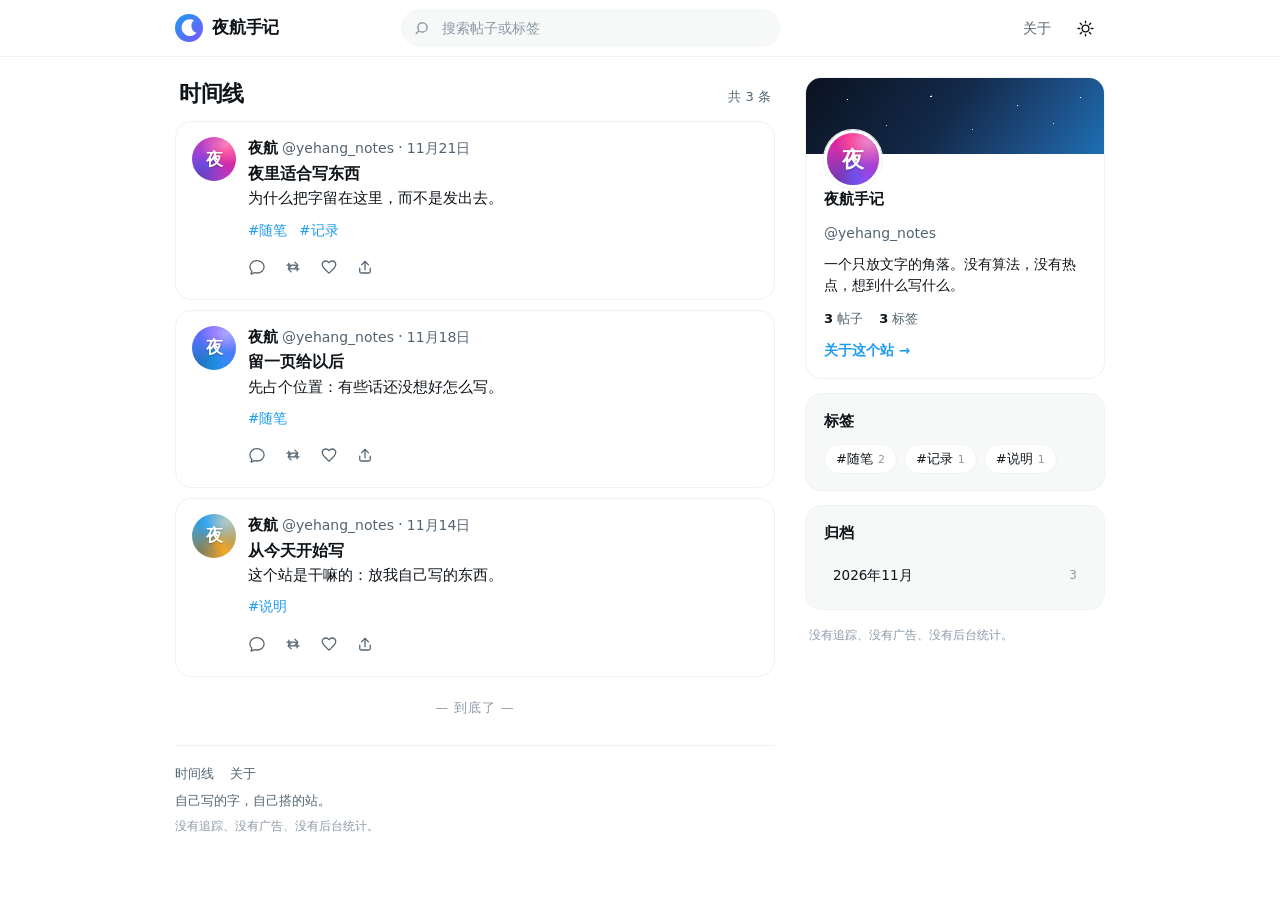
<file: index.html>
<!doctype html>
<html lang="zh-CN" data-theme="light">
<head>
<meta charset="utf-8">
<meta name="viewport" content="width=device-width, initial-scale=1">
<title>夜航手记</title>
<meta name="description" content="一个只放文字的静态博客：时间线式阅读，没有算法推荐，也不写私人信息。">
<meta name="color-scheme" content="light dark">
<meta name="theme-color" content="#ffffff" id="themeColor">
<meta property="og:title" content="夜航手记">
<meta property="og:description" content="一个只放文字的静态博客：时间线式阅读，没有算法推荐，也不写私人信息。">
<meta property="og:type" content="website">
<link rel="icon" href="data:image/svg+xml,%3Csvg%20xmlns='http://www.w3.org/2000/svg'%20viewBox='0%200%2064%2064'%3E%3Crect%20width='64'%20height='64'%20rx='16'%20fill='%230f1419'/%3E%3Cpath%20d='M41%2010a22%2022%200%201%200%2013%2031A18%2018%200%200%201%2041%2010z'%20fill='%231d9bf0'/%3E%3C/svg%3E">
<link rel="stylesheet" href="assets/style.css">
<script>(function(){try{var t=localStorage.getItem("theme");if(t==="dark"||(!t&&window.matchMedia&&window.matchMedia("(prefers-color-scheme: dark)").matches)){document.documentElement.setAttribute("data-theme","dark");var m=document.getElementById("themeColor");if(m)m.setAttribute("content","#000000");}}catch(e){}})();</script>
</head>
<body>
<header class="topbar">
  <div class="topbar-inner">
    
    <a class="brand" href="index.html" aria-label="夜航手记 时间线">
      <svg class="brand-mark" viewBox="0 0 32 32" aria-hidden="true"><defs><linearGradient id="bm" x1="0" y1="0" x2="1" y2="1"><stop offset="0" stop-color="#1d9bf0"/><stop offset="1" stop-color="#7856ff"/></linearGradient></defs><circle cx="16" cy="16" r="16" fill="url(#bm)"/><path d="M21.7 7.2a9.6 9.6 0 1 0 2.9 14.3A8.3 8.3 0 0 1 21.7 7.2z" fill="#fff"/></svg>
      <span class="brand-name">夜航手记</span>
    </a>
    <div class="search" role="search">
  <svg class="search-icon" viewBox="0 0 24 24" aria-hidden="true"><path d="M10.5 3a7.5 7.5 0 1 1-4.7 13.35l-3.32 3.32a1 1 0 1 1-1.42-1.42l3.32-3.32A7.5 7.5 0 0 1 10.5 3zm0 2a5.5 5.5 0 1 0 0 11 5.5 5.5 0 0 0 0-11z" fill="currentColor"/></svg>
  <input id="q" type="search" placeholder="搜索帖子或标签" autocomplete="off" enterkeyhint="search" aria-label="搜索帖子">
  <button class="qclear" id="qclear" type="button" aria-label="清空搜索" title="清空搜索" hidden><svg viewBox="0 0 24 24" aria-hidden="true"><path d="M6 6l12 12M18 6 6 18" fill="none" stroke="currentColor" stroke-width="2.2" stroke-linecap="round"/></svg></button>
</div>
    <div class="topbar-actions">
      <a class="ghost-link" href="about.html">关于</a>
      <button class="icon-btn theme-btn" id="themeBtn" type="button" aria-label="切换深浅色" title="切换深浅色" aria-pressed="false">
        <svg class="ic-sun" viewBox="0 0 24 24" aria-hidden="true"><circle cx="12" cy="12" r="4.3" fill="none" stroke="currentColor" stroke-width="1.7"/><path d="M12 2.6v2.2M12 19.2v2.2M2.6 12h2.2M19.2 12h2.2M5.4 5.4l1.6 1.6M17 17l1.6 1.6M18.6 5.4 17 7M7 17l-1.6 1.6" fill="none" stroke="currentColor" stroke-width="1.7" stroke-linecap="round"/></svg>
        <svg class="ic-moon" viewBox="0 0 24 24" aria-hidden="true"><path d="M20.4 14.2A8.6 8.6 0 0 1 9.8 3.6a8.6 8.6 0 1 0 10.6 10.6z" fill="none" stroke="currentColor" stroke-width="1.7" stroke-linejoin="round"/></svg>
      </button>
    </div>
  </div>
</header>
<div class="page">
  <main class="timeline" id="main">
    <div class="timeline-head">
      <h1>时间线</h1>
      <span class="count" id="count">共 3 条</span>
    </div>
    <div class="filter-bar" id="filterBar" hidden>
      <span id="filterText">筛选</span>
      <button class="filter-clear" id="clearFilter" type="button">清除筛选</button>
    </div>
    <div class="feed" id="feed">
<article class="post-card" data-search="夜里适合写东西 为什么把字留在这里，而不是发出去。 2026-11-21 随笔 记录 夜里安静，写东西不用解释给谁听。 把字放在这里，不是为了被看见，只是想让它们有个地方待着。 一点想法 写得慢没关系，写完就好 不用追热点，热点会自己过去 留白也是一种内容 如果哪天你路过这里，随便看看就好。" data-date="2026-11-21">
  <div class="avatar" style="--av-a:#7856ff;--av-b:#f91880;--av-r:234deg" aria-hidden="true"><span>夜</span></div>
  <div class="pc-main">
    <div class="pc-head">
      <a class="pc-name" href="post/night-notes.html">夜航</a>
      <span class="pc-handle">@yehang_notes</span>
      <span class="pc-sep" aria-hidden="true">·</span>
      <time class="pc-time" datetime="2026-11-21" title="2026年11月21日">11月21日</time>
    </div>
    <a class="pc-link" href="post/night-notes.html">
      <h2 class="pc-title">夜里适合写东西</h2>
      <p class="pc-text">为什么把字留在这里，而不是发出去。</p>
      
    </a>
    <div class="pc-tags"><button class="tag" type="button" data-tag="随笔">#随笔</button><button class="tag" type="button" data-tag="记录">#记录</button></div>
    <div class="pc-actions" role="group" aria-label="互动（仅展示）">
      <button class="act act-reply" type="button" aria-label="回复（仅展示）" title="回复（仅展示）"><svg viewBox="0 0 24 24" aria-hidden="true"><path d="M12 3.5c5.2 0 9.5 3.7 9.5 8.2 0 4.6-4.3 8.3-9.5 8.3-1.1 0-2.2-.1-3.2-.4L4 21.5l1.1-3.8C3.6 16.2 2.5 14.1 2.5 11.7c0-4.5 4.3-8.2 9.5-8.2z" fill="none" stroke="currentColor" stroke-width="1.7" stroke-linejoin="round"/></svg></button>
      <button class="act act-repost" type="button" aria-label="转发（仅展示）" title="转发（仅展示）"><svg viewBox="0 0 24 24" aria-hidden="true"><path d="M4 9.5h10.5a3 3 0 0 1 3 3V17" fill="none" stroke="currentColor" stroke-width="1.7" stroke-linecap="round" stroke-linejoin="round"/><path d="M14.5 5.5 18.5 9.5 14.5 13.5" fill="none" stroke="currentColor" stroke-width="1.7" stroke-linecap="round" stroke-linejoin="round"/><path d="M20 14.5H9.5a3 3 0 0 1-3-3V7" fill="none" stroke="currentColor" stroke-width="1.7" stroke-linecap="round" stroke-linejoin="round"/><path d="M9.5 18.5 5.5 14.5 9.5 10.5" fill="none" stroke="currentColor" stroke-width="1.7" stroke-linecap="round" stroke-linejoin="round"/></svg></button>
      <button class="act act-like" type="button" aria-label="喜欢（仅展示）" title="喜欢（仅展示）" aria-pressed="false"><svg viewBox="0 0 24 24" aria-hidden="true"><path d="M12 20.2 10.7 19C6.2 15 3 12.2 3 8.8 3 6.2 5.1 4 7.7 4c1.6 0 3.1.8 4.3 2.2C13.2 4.8 14.7 4 16.3 4 18.9 4 21 6.2 21 8.8c0 3.4-3.2 6.2-7.7 10.2L12 20.2z" fill="none" stroke="currentColor" stroke-width="1.7" stroke-linejoin="round"/></svg></button>
      <button class="act act-share" type="button" aria-label="复制链接" title="复制链接" data-href="post/night-notes.html"><svg viewBox="0 0 24 24" aria-hidden="true"><path d="M12 15.5V4.5" fill="none" stroke="currentColor" stroke-width="1.7" stroke-linecap="round"/><path d="M7.5 9 12 4.5 16.5 9" fill="none" stroke="currentColor" stroke-width="1.7" stroke-linecap="round" stroke-linejoin="round"/><path d="M5 13.5v4.5A2 2 0 0 0 7 20h10a2 2 0 0 0 2-2v-4.5" fill="none" stroke="currentColor" stroke-width="1.7" stroke-linecap="round"/></svg></button>
    </div>
  </div>
</article>
<article class="post-card" data-search="留一页给以后 先占个位置：有些话还没想好怎么写。 2026-11-18 随笔 这一页先空着。 有些东西还没想好怎么写，就先占个位置。等哪天夜里想到合适的句子，再回来补上。 不着急。写东西这件事，慢一点也没关系。 待写 一段关于「耐心」的笔记 一篇没有结论的观察 一次读书摘抄的整理" data-date="2026-11-18">
  <div class="avatar" style="--av-a:#1d9bf0;--av-b:#7856ff;--av-r:188deg" aria-hidden="true"><span>夜</span></div>
  <div class="pc-main">
    <div class="pc-head">
      <a class="pc-name" href="post/blank-page.html">夜航</a>
      <span class="pc-handle">@yehang_notes</span>
      <span class="pc-sep" aria-hidden="true">·</span>
      <time class="pc-time" datetime="2026-11-18" title="2026年11月18日">11月18日</time>
    </div>
    <a class="pc-link" href="post/blank-page.html">
      <h2 class="pc-title">留一页给以后</h2>
      <p class="pc-text">先占个位置：有些话还没想好怎么写。</p>
      
    </a>
    <div class="pc-tags"><button class="tag" type="button" data-tag="随笔">#随笔</button></div>
    <div class="pc-actions" role="group" aria-label="互动（仅展示）">
      <button class="act act-reply" type="button" aria-label="回复（仅展示）" title="回复（仅展示）"><svg viewBox="0 0 24 24" aria-hidden="true"><path d="M12 3.5c5.2 0 9.5 3.7 9.5 8.2 0 4.6-4.3 8.3-9.5 8.3-1.1 0-2.2-.1-3.2-.4L4 21.5l1.1-3.8C3.6 16.2 2.5 14.1 2.5 11.7c0-4.5 4.3-8.2 9.5-8.2z" fill="none" stroke="currentColor" stroke-width="1.7" stroke-linejoin="round"/></svg></button>
      <button class="act act-repost" type="button" aria-label="转发（仅展示）" title="转发（仅展示）"><svg viewBox="0 0 24 24" aria-hidden="true"><path d="M4 9.5h10.5a3 3 0 0 1 3 3V17" fill="none" stroke="currentColor" stroke-width="1.7" stroke-linecap="round" stroke-linejoin="round"/><path d="M14.5 5.5 18.5 9.5 14.5 13.5" fill="none" stroke="currentColor" stroke-width="1.7" stroke-linecap="round" stroke-linejoin="round"/><path d="M20 14.5H9.5a3 3 0 0 1-3-3V7" fill="none" stroke="currentColor" stroke-width="1.7" stroke-linecap="round" stroke-linejoin="round"/><path d="M9.5 18.5 5.5 14.5 9.5 10.5" fill="none" stroke="currentColor" stroke-width="1.7" stroke-linecap="round" stroke-linejoin="round"/></svg></button>
      <button class="act act-like" type="button" aria-label="喜欢（仅展示）" title="喜欢（仅展示）" aria-pressed="false"><svg viewBox="0 0 24 24" aria-hidden="true"><path d="M12 20.2 10.7 19C6.2 15 3 12.2 3 8.8 3 6.2 5.1 4 7.7 4c1.6 0 3.1.8 4.3 2.2C13.2 4.8 14.7 4 16.3 4 18.9 4 21 6.2 21 8.8c0 3.4-3.2 6.2-7.7 10.2L12 20.2z" fill="none" stroke="currentColor" stroke-width="1.7" stroke-linejoin="round"/></svg></button>
      <button class="act act-share" type="button" aria-label="复制链接" title="复制链接" data-href="post/blank-page.html"><svg viewBox="0 0 24 24" aria-hidden="true"><path d="M12 15.5V4.5" fill="none" stroke="currentColor" stroke-width="1.7" stroke-linecap="round"/><path d="M7.5 9 12 4.5 16.5 9" fill="none" stroke="currentColor" stroke-width="1.7" stroke-linecap="round" stroke-linejoin="round"/><path d="M5 13.5v4.5A2 2 0 0 0 7 20h10a2 2 0 0 0 2-2v-4.5" fill="none" stroke="currentColor" stroke-width="1.7" stroke-linecap="round"/></svg></button>
    </div>
  </div>
</article>
<article class="post-card" data-search="从今天开始写 这个站是干嘛的：放我自己写的东西。 2026-11-14 说明 这个站放我自己写的东西：想到的、看到的、留在心里的。 不分长短，也不用凑字数——想写就写，写完就发。 会写什么 读到的一句值得记下的话 路上看到的一点东西 折腾事情时的记录 没有结论的思考 不会写什么 不抄、不搬运、不放别人的东西。私人信息一律不写进来。 这里没有评论区，也没有私信。看完就走，挺好。" data-date="2026-11-14">
  <div class="avatar" style="--av-a:#1d9bf0;--av-b:#f5a524;--av-r:329deg" aria-hidden="true"><span>夜</span></div>
  <div class="pc-main">
    <div class="pc-head">
      <a class="pc-name" href="post/hello.html">夜航</a>
      <span class="pc-handle">@yehang_notes</span>
      <span class="pc-sep" aria-hidden="true">·</span>
      <time class="pc-time" datetime="2026-11-14" title="2026年11月14日">11月14日</time>
    </div>
    <a class="pc-link" href="post/hello.html">
      <h2 class="pc-title">从今天开始写</h2>
      <p class="pc-text">这个站是干嘛的：放我自己写的东西。</p>
      
    </a>
    <div class="pc-tags"><button class="tag" type="button" data-tag="说明">#说明</button></div>
    <div class="pc-actions" role="group" aria-label="互动（仅展示）">
      <button class="act act-reply" type="button" aria-label="回复（仅展示）" title="回复（仅展示）"><svg viewBox="0 0 24 24" aria-hidden="true"><path d="M12 3.5c5.2 0 9.5 3.7 9.5 8.2 0 4.6-4.3 8.3-9.5 8.3-1.1 0-2.2-.1-3.2-.4L4 21.5l1.1-3.8C3.6 16.2 2.5 14.1 2.5 11.7c0-4.5 4.3-8.2 9.5-8.2z" fill="none" stroke="currentColor" stroke-width="1.7" stroke-linejoin="round"/></svg></button>
      <button class="act act-repost" type="button" aria-label="转发（仅展示）" title="转发（仅展示）"><svg viewBox="0 0 24 24" aria-hidden="true"><path d="M4 9.5h10.5a3 3 0 0 1 3 3V17" fill="none" stroke="currentColor" stroke-width="1.7" stroke-linecap="round" stroke-linejoin="round"/><path d="M14.5 5.5 18.5 9.5 14.5 13.5" fill="none" stroke="currentColor" stroke-width="1.7" stroke-linecap="round" stroke-linejoin="round"/><path d="M20 14.5H9.5a3 3 0 0 1-3-3V7" fill="none" stroke="currentColor" stroke-width="1.7" stroke-linecap="round" stroke-linejoin="round"/><path d="M9.5 18.5 5.5 14.5 9.5 10.5" fill="none" stroke="currentColor" stroke-width="1.7" stroke-linecap="round" stroke-linejoin="round"/></svg></button>
      <button class="act act-like" type="button" aria-label="喜欢（仅展示）" title="喜欢（仅展示）" aria-pressed="false"><svg viewBox="0 0 24 24" aria-hidden="true"><path d="M12 20.2 10.7 19C6.2 15 3 12.2 3 8.8 3 6.2 5.1 4 7.7 4c1.6 0 3.1.8 4.3 2.2C13.2 4.8 14.7 4 16.3 4 18.9 4 21 6.2 21 8.8c0 3.4-3.2 6.2-7.7 10.2L12 20.2z" fill="none" stroke="currentColor" stroke-width="1.7" stroke-linejoin="round"/></svg></button>
      <button class="act act-share" type="button" aria-label="复制链接" title="复制链接" data-href="post/hello.html"><svg viewBox="0 0 24 24" aria-hidden="true"><path d="M12 15.5V4.5" fill="none" stroke="currentColor" stroke-width="1.7" stroke-linecap="round"/><path d="M7.5 9 12 4.5 16.5 9" fill="none" stroke="currentColor" stroke-width="1.7" stroke-linecap="round" stroke-linejoin="round"/><path d="M5 13.5v4.5A2 2 0 0 0 7 20h10a2 2 0 0 0 2-2v-4.5" fill="none" stroke="currentColor" stroke-width="1.7" stroke-linecap="round"/></svg></button>
    </div>
  </div>
</article>
    </div>
    <div class="empty" id="empty" hidden>
      <span class="empty-ico" aria-hidden="true">✦</span>
      <span id="emptyText">没有找到匹配的帖子。</span>
    </div>
    <p class="feed-end">— 到底了 —</p>
    <footer class="site-foot">
  <nav><a href="index.html">时间线</a><a href="about.html">关于</a></nav>
  <p>自己写的字，自己搭的站。</p>
  <p class="foot-fine">没有追踪、没有广告、没有后台统计。</p>
</footer>
  </main>
  <aside class="sidebar" aria-label="站点侧栏">
  <section class="side-card profile-card">
    <div class="profile-banner" aria-hidden="true"></div>
    <div class="profile-body">
      <div class="avatar avatar-xl" style="--av-a:#7856ff;--av-b:#f91880;--av-r:176deg" aria-hidden="true"><span>夜</span></div>
      <h2 class="p-name">夜航手记</h2>
      <div class="p-handle">@yehang_notes</div>
      <p class="p-bio">一个只放文字的角落。没有算法，没有热点，想到什么写什么。</p>
      <div class="p-stats"><span><b>3</b> 帖子</span><span><b>3</b> 标签</span></div>
      <a class="side-link" href="about.html">关于这个站 →</a>
    </div>
  </section>
  <section class="side-card">
    <h2>标签</h2>
    <div class="tagcloud"><button class="tag-chip" type="button" data-side-tag="随笔">#随笔<span class="n">2</span></button><button class="tag-chip" type="button" data-side-tag="记录">#记录<span class="n">1</span></button><button class="tag-chip" type="button" data-side-tag="说明">#说明<span class="n">1</span></button></div>
  </section>
  <section class="side-card">
    <h2>归档</h2>
    <ul class="archive"><li><button type="button" data-side-month="2026-11"><span>2026年11月</span><span class="n">3</span></button></li></ul>
  </section>
  <p class="side-foot">没有追踪、没有广告、没有后台统计。</p>
</aside>
</div>
<div class="toast" id="toast" role="status" aria-live="polite"></div>
<script src="assets/app.js" defer></script>
</body>
</html>
</file>
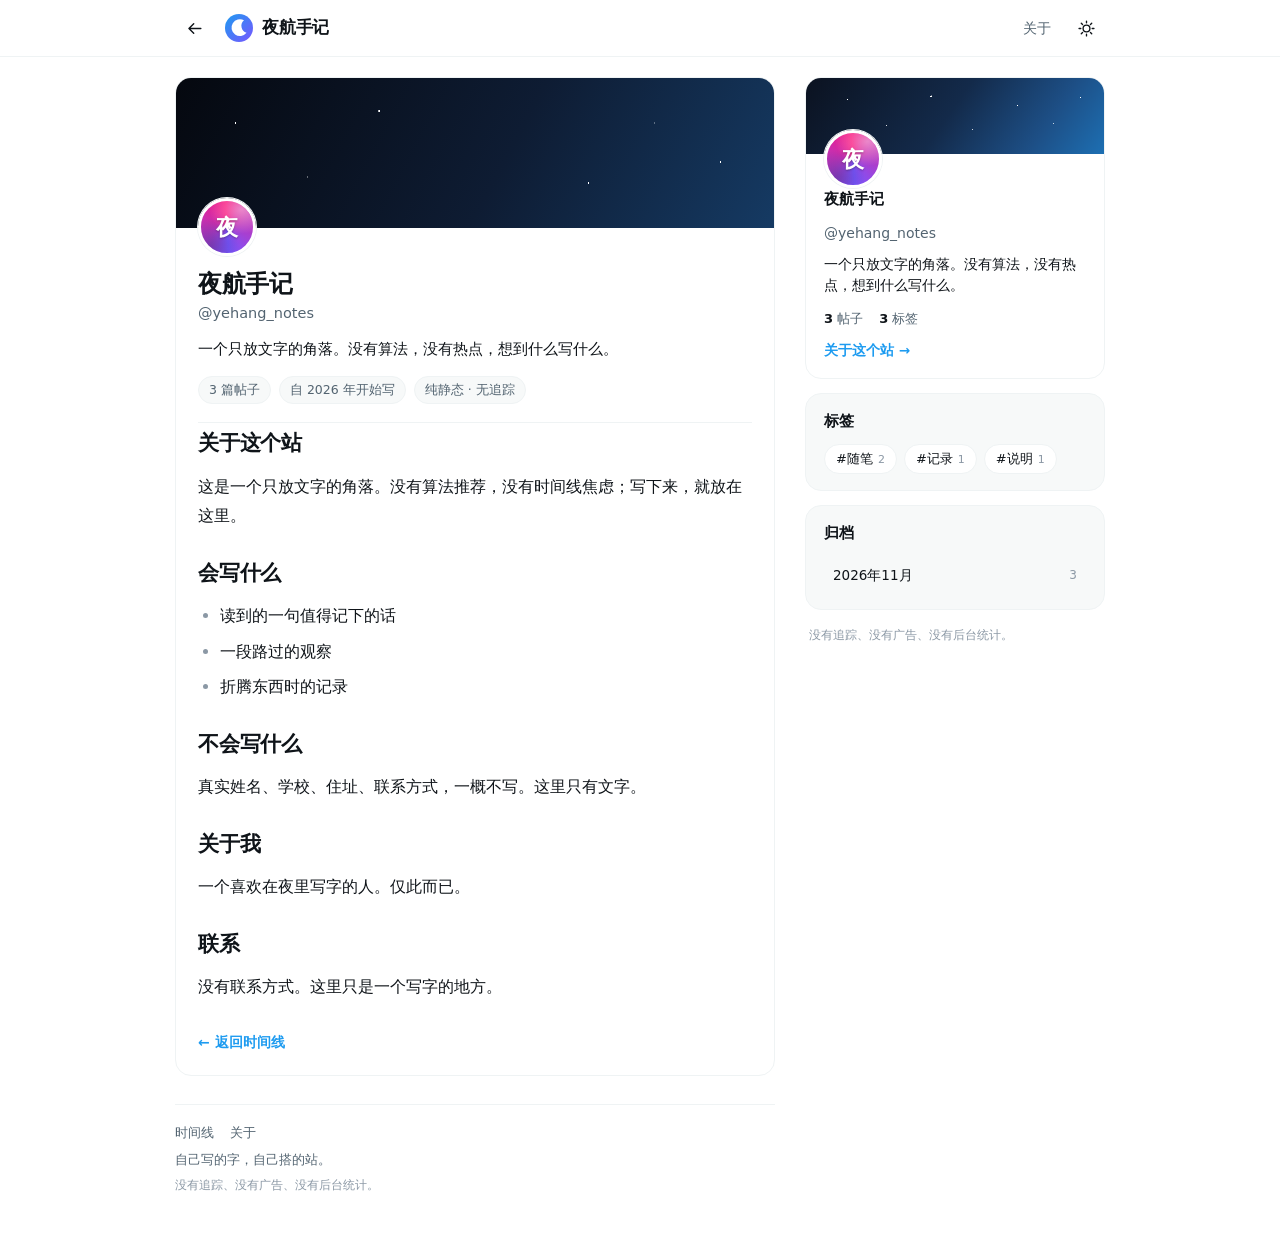
<file: about.html>
<!doctype html>
<html lang="zh-CN" data-theme="light">
<head>
<meta charset="utf-8">
<meta name="viewport" content="width=device-width, initial-scale=1">
<title>关于 · 夜航手记</title>
<meta name="description" content="一个只放文字的静态博客：时间线式阅读，没有算法推荐，也不写私人信息。">
<meta name="color-scheme" content="light dark">
<meta name="theme-color" content="#ffffff" id="themeColor">
<meta property="og:title" content="关于 · 夜航手记">
<meta property="og:description" content="一个只放文字的静态博客：时间线式阅读，没有算法推荐，也不写私人信息。">
<meta property="og:type" content="website">
<link rel="icon" href="data:image/svg+xml,%3Csvg%20xmlns='http://www.w3.org/2000/svg'%20viewBox='0%200%2064%2064'%3E%3Crect%20width='64'%20height='64'%20rx='16'%20fill='%230f1419'/%3E%3Cpath%20d='M41%2010a22%2022%200%201%200%2013%2031A18%2018%200%200%201%2041%2010z'%20fill='%231d9bf0'/%3E%3C/svg%3E">
<link rel="stylesheet" href="assets/style.css">
<script>(function(){try{var t=localStorage.getItem("theme");if(t==="dark"||(!t&&window.matchMedia&&window.matchMedia("(prefers-color-scheme: dark)").matches)){document.documentElement.setAttribute("data-theme","dark");var m=document.getElementById("themeColor");if(m)m.setAttribute("content","#000000");}}catch(e){}})();</script>
</head>
<body>
<header class="topbar">
  <div class="topbar-inner">
    <a class="icon-btn back-btn" href="index.html" aria-label="返回时间线" title="返回时间线"><svg viewBox="0 0 24 24" aria-hidden="true"><path d="M20 12H5M11 6l-6 6 6 6" fill="none" stroke="currentColor" stroke-width="1.8" stroke-linecap="round" stroke-linejoin="round"/></svg></a>
    <a class="brand" href="index.html" aria-label="夜航手记 时间线">
      <svg class="brand-mark" viewBox="0 0 32 32" aria-hidden="true"><defs><linearGradient id="bm" x1="0" y1="0" x2="1" y2="1"><stop offset="0" stop-color="#1d9bf0"/><stop offset="1" stop-color="#7856ff"/></linearGradient></defs><circle cx="16" cy="16" r="16" fill="url(#bm)"/><path d="M21.7 7.2a9.6 9.6 0 1 0 2.9 14.3A8.3 8.3 0 0 1 21.7 7.2z" fill="#fff"/></svg>
      <span class="brand-name">夜航手记</span>
    </a>
    <div class="topbar-spacer"></div>
    <div class="topbar-actions">
      <a class="ghost-link" href="about.html">关于</a>
      <button class="icon-btn theme-btn" id="themeBtn" type="button" aria-label="切换深浅色" title="切换深浅色" aria-pressed="false">
        <svg class="ic-sun" viewBox="0 0 24 24" aria-hidden="true"><circle cx="12" cy="12" r="4.3" fill="none" stroke="currentColor" stroke-width="1.7"/><path d="M12 2.6v2.2M12 19.2v2.2M2.6 12h2.2M19.2 12h2.2M5.4 5.4l1.6 1.6M17 17l1.6 1.6M18.6 5.4 17 7M7 17l-1.6 1.6" fill="none" stroke="currentColor" stroke-width="1.7" stroke-linecap="round"/></svg>
        <svg class="ic-moon" viewBox="0 0 24 24" aria-hidden="true"><path d="M20.4 14.2A8.6 8.6 0 0 1 9.8 3.6a8.6 8.6 0 1 0 10.6 10.6z" fill="none" stroke="currentColor" stroke-width="1.7" stroke-linejoin="round"/></svg>
      </button>
    </div>
  </div>
</header>
<div class="page">
  <main class="about" id="main">
    <article class="about-card">
      <div class="about-banner" aria-hidden="true"></div>
      <div class="about-body">
        <div class="avatar avatar-xl" style="--av-a:#7856ff;--av-b:#f91880;--av-r:176deg" aria-hidden="true"><span>夜</span></div>
        <h1 class="about-name">夜航手记</h1>
        <div class="about-handle">@yehang_notes</div>
        <p class="about-bio">一个只放文字的角落。没有算法，没有热点，想到什么写什么。</p>
        <div class="about-meta"><span>3 篇帖子</span><span>自 2026 年开始写</span><span>纯静态 · 无追踪</span></div>
        <div class="body about-md"><h2>关于这个站</h2>
<p>这是一个只放文字的角落。没有算法推荐，没有时间线焦虑；写下来，就放在这里。</p>
<h2>会写什么</h2>
<ul>
<li>读到的一句值得记下的话</li>
<li>一段路过的观察</li>
<li>折腾东西时的记录</li>
</ul>
<h2>不会写什么</h2>
<p>真实姓名、学校、住址、联系方式，一概不写。这里只有文字。</p>
<h2>关于我</h2>
<p>一个喜欢在夜里写字的人。仅此而已。</p>
<h2>联系</h2>
<p>没有联系方式。这里只是一个写字的地方。</p>
</div>
        <a class="back-home" href="index.html">← 返回时间线</a>
      </div>
    </article>
    <footer class="site-foot">
  <nav><a href="index.html">时间线</a><a href="about.html">关于</a></nav>
  <p>自己写的字，自己搭的站。</p>
  <p class="foot-fine">没有追踪、没有广告、没有后台统计。</p>
</footer>
  </main>
  <aside class="sidebar" aria-label="站点侧栏">
  <section class="side-card profile-card">
    <div class="profile-banner" aria-hidden="true"></div>
    <div class="profile-body">
      <div class="avatar avatar-xl" style="--av-a:#7856ff;--av-b:#f91880;--av-r:176deg" aria-hidden="true"><span>夜</span></div>
      <h2 class="p-name">夜航手记</h2>
      <div class="p-handle">@yehang_notes</div>
      <p class="p-bio">一个只放文字的角落。没有算法，没有热点，想到什么写什么。</p>
      <div class="p-stats"><span><b>3</b> 帖子</span><span><b>3</b> 标签</span></div>
      <a class="side-link" href="about.html">关于这个站 →</a>
    </div>
  </section>
  <section class="side-card">
    <h2>标签</h2>
    <div class="tagcloud"><a class="tag-chip" href="index.html?tag=%E9%9A%8F%E7%AC%94">#随笔<span class="n">2</span></a><a class="tag-chip" href="index.html?tag=%E8%AE%B0%E5%BD%95">#记录<span class="n">1</span></a><a class="tag-chip" href="index.html?tag=%E8%AF%B4%E6%98%8E">#说明<span class="n">1</span></a></div>
  </section>
  <section class="side-card">
    <h2>归档</h2>
    <ul class="archive"><li><a href="index.html?month=2026-11"><span>2026年11月</span><span class="n">3</span></a></li></ul>
  </section>
  <p class="side-foot">没有追踪、没有广告、没有后台统计。</p>
</aside>
</div>
<div class="toast" id="toast" role="status" aria-live="polite"></div>
<script src="assets/app.js" defer></script>
</body>
</html>
</file>
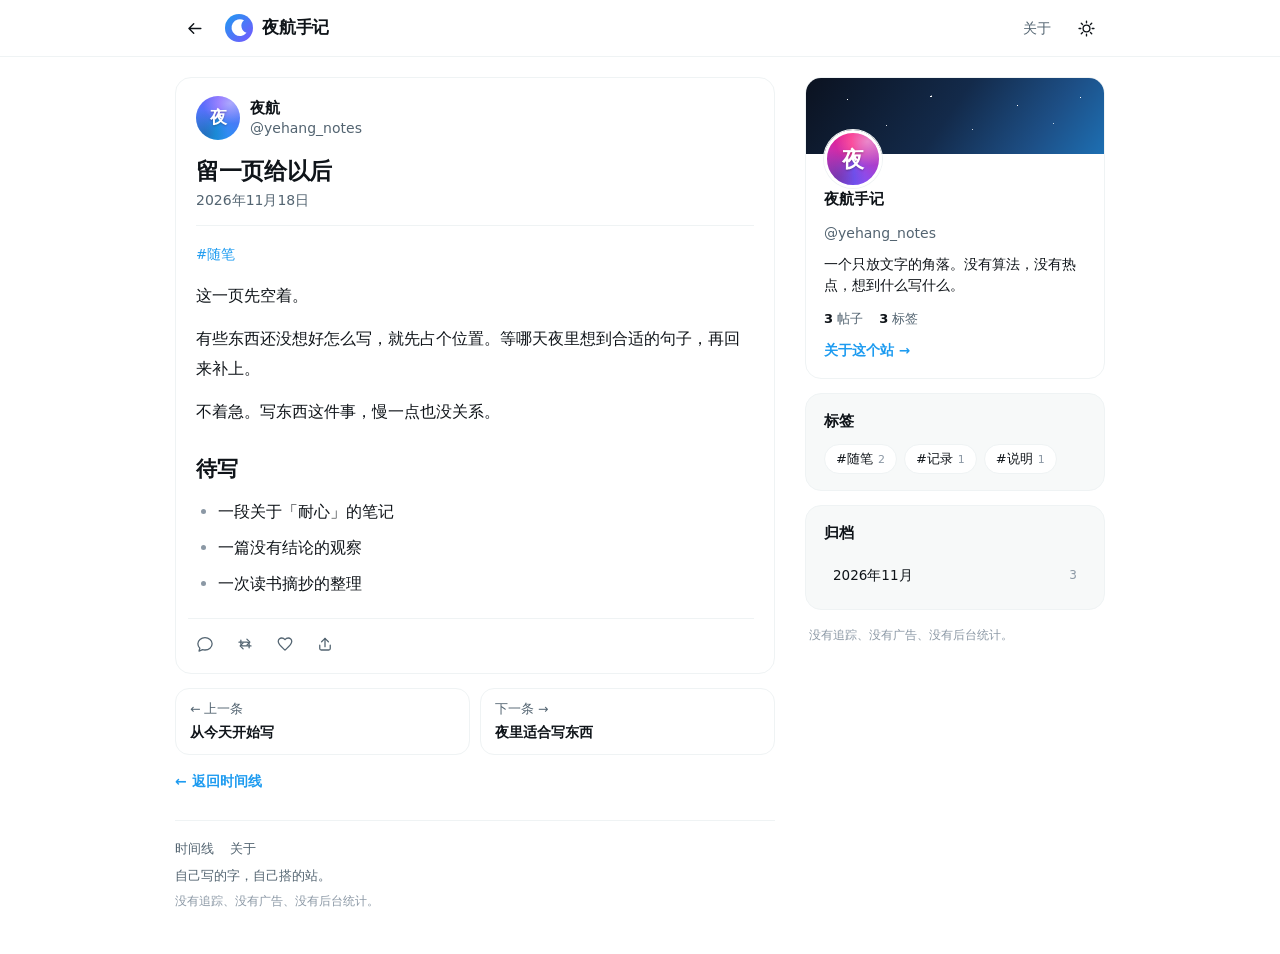
<file: post/blank-page.html>
<!doctype html>
<html lang="zh-CN" data-theme="light">
<head>
<meta charset="utf-8">
<meta name="viewport" content="width=device-width, initial-scale=1">
<title>留一页给以后 · 夜航手记</title>
<meta name="description" content="先占个位置：有些话还没想好怎么写。">
<meta name="color-scheme" content="light dark">
<meta name="theme-color" content="#ffffff" id="themeColor">
<meta property="og:title" content="留一页给以后 · 夜航手记">
<meta property="og:description" content="先占个位置：有些话还没想好怎么写。">
<meta property="og:type" content="website">
<link rel="icon" href="data:image/svg+xml,%3Csvg%20xmlns='http://www.w3.org/2000/svg'%20viewBox='0%200%2064%2064'%3E%3Crect%20width='64'%20height='64'%20rx='16'%20fill='%230f1419'/%3E%3Cpath%20d='M41%2010a22%2022%200%201%200%2013%2031A18%2018%200%200%201%2041%2010z'%20fill='%231d9bf0'/%3E%3C/svg%3E">
<link rel="stylesheet" href="../assets/style.css">
<script>(function(){try{var t=localStorage.getItem("theme");if(t==="dark"||(!t&&window.matchMedia&&window.matchMedia("(prefers-color-scheme: dark)").matches)){document.documentElement.setAttribute("data-theme","dark");var m=document.getElementById("themeColor");if(m)m.setAttribute("content","#000000");}}catch(e){}})();</script>
</head>
<body>
<header class="topbar">
  <div class="topbar-inner">
    <a class="icon-btn back-btn" href="../index.html" aria-label="返回时间线" title="返回时间线"><svg viewBox="0 0 24 24" aria-hidden="true"><path d="M20 12H5M11 6l-6 6 6 6" fill="none" stroke="currentColor" stroke-width="1.8" stroke-linecap="round" stroke-linejoin="round"/></svg></a>
    <a class="brand" href="../index.html" aria-label="夜航手记 时间线">
      <svg class="brand-mark" viewBox="0 0 32 32" aria-hidden="true"><defs><linearGradient id="bm" x1="0" y1="0" x2="1" y2="1"><stop offset="0" stop-color="#1d9bf0"/><stop offset="1" stop-color="#7856ff"/></linearGradient></defs><circle cx="16" cy="16" r="16" fill="url(#bm)"/><path d="M21.7 7.2a9.6 9.6 0 1 0 2.9 14.3A8.3 8.3 0 0 1 21.7 7.2z" fill="#fff"/></svg>
      <span class="brand-name">夜航手记</span>
    </a>
    <div class="topbar-spacer"></div>
    <div class="topbar-actions">
      <a class="ghost-link" href="../about.html">关于</a>
      <button class="icon-btn theme-btn" id="themeBtn" type="button" aria-label="切换深浅色" title="切换深浅色" aria-pressed="false">
        <svg class="ic-sun" viewBox="0 0 24 24" aria-hidden="true"><circle cx="12" cy="12" r="4.3" fill="none" stroke="currentColor" stroke-width="1.7"/><path d="M12 2.6v2.2M12 19.2v2.2M2.6 12h2.2M19.2 12h2.2M5.4 5.4l1.6 1.6M17 17l1.6 1.6M18.6 5.4 17 7M7 17l-1.6 1.6" fill="none" stroke="currentColor" stroke-width="1.7" stroke-linecap="round"/></svg>
        <svg class="ic-moon" viewBox="0 0 24 24" aria-hidden="true"><path d="M20.4 14.2A8.6 8.6 0 0 1 9.8 3.6a8.6 8.6 0 1 0 10.6 10.6z" fill="none" stroke="currentColor" stroke-width="1.7" stroke-linejoin="round"/></svg>
      </button>
    </div>
  </div>
</header>
<div class="page">
  <main class="thread" id="main">
    <article class="thread-card">
      <div class="tp-head">
        <div class="avatar" style="--av-a:#1d9bf0;--av-b:#7856ff;--av-r:188deg" aria-hidden="true"><span>夜</span></div>
        <div class="tp-id">
          <span class="tp-name">夜航</span>
          <span class="tp-handle">@yehang_notes</span>
        </div>
      </div>
      <h1 class="tp-title">留一页给以后</h1>
      <div class="tp-meta"><time datetime="2026-11-18">2026年11月18日</time></div>
      <div class="tp-tags"><a class="tag" href="../index.html?tag=%E9%9A%8F%E7%AC%94">#随笔</a></div>
      <div class="body"><p>这一页先空着。</p>
<p>有些东西还没想好怎么写，就先占个位置。等哪天夜里想到合适的句子，再回来补上。</p>
<p>不着急。写东西这件事，慢一点也没关系。</p>
<h2>待写</h2>
<ul>
<li>一段关于「耐心」的笔记</li>
<li>一篇没有结论的观察</li>
<li>一次读书摘抄的整理</li>
</ul>
</div>
      <div class="tp-actions" role="group" aria-label="互动（仅展示）">
        <button class="act act-reply" type="button" aria-label="回复（仅展示）" title="回复（仅展示）"><svg viewBox="0 0 24 24" aria-hidden="true"><path d="M12 3.5c5.2 0 9.5 3.7 9.5 8.2 0 4.6-4.3 8.3-9.5 8.3-1.1 0-2.2-.1-3.2-.4L4 21.5l1.1-3.8C3.6 16.2 2.5 14.1 2.5 11.7c0-4.5 4.3-8.2 9.5-8.2z" fill="none" stroke="currentColor" stroke-width="1.7" stroke-linejoin="round"/></svg></button>
      <button class="act act-repost" type="button" aria-label="转发（仅展示）" title="转发（仅展示）"><svg viewBox="0 0 24 24" aria-hidden="true"><path d="M4 9.5h10.5a3 3 0 0 1 3 3V17" fill="none" stroke="currentColor" stroke-width="1.7" stroke-linecap="round" stroke-linejoin="round"/><path d="M14.5 5.5 18.5 9.5 14.5 13.5" fill="none" stroke="currentColor" stroke-width="1.7" stroke-linecap="round" stroke-linejoin="round"/><path d="M20 14.5H9.5a3 3 0 0 1-3-3V7" fill="none" stroke="currentColor" stroke-width="1.7" stroke-linecap="round" stroke-linejoin="round"/><path d="M9.5 18.5 5.5 14.5 9.5 10.5" fill="none" stroke="currentColor" stroke-width="1.7" stroke-linecap="round" stroke-linejoin="round"/></svg></button>
      <button class="act act-like" type="button" aria-label="喜欢（仅展示）" title="喜欢（仅展示）" aria-pressed="false"><svg viewBox="0 0 24 24" aria-hidden="true"><path d="M12 20.2 10.7 19C6.2 15 3 12.2 3 8.8 3 6.2 5.1 4 7.7 4c1.6 0 3.1.8 4.3 2.2C13.2 4.8 14.7 4 16.3 4 18.9 4 21 6.2 21 8.8c0 3.4-3.2 6.2-7.7 10.2L12 20.2z" fill="none" stroke="currentColor" stroke-width="1.7" stroke-linejoin="round"/></svg></button>
      <button class="act act-share" type="button" aria-label="复制链接" title="复制链接" data-href=""><svg viewBox="0 0 24 24" aria-hidden="true"><path d="M12 15.5V4.5" fill="none" stroke="currentColor" stroke-width="1.7" stroke-linecap="round"/><path d="M7.5 9 12 4.5 16.5 9" fill="none" stroke="currentColor" stroke-width="1.7" stroke-linecap="round" stroke-linejoin="round"/><path d="M5 13.5v4.5A2 2 0 0 0 7 20h10a2 2 0 0 0 2-2v-4.5" fill="none" stroke="currentColor" stroke-width="1.7" stroke-linecap="round"/></svg></button>
      </div>
    </article>
    <nav class="pager" aria-label="上一条 / 下一条"><a class="pager-link" href="../post/hello.html"><span>← 上一条</span><b>从今天开始写</b></a><a class="pager-link" href="../post/night-notes.html"><span>下一条 →</span><b>夜里适合写东西</b></a></nav>
    <a class="back-home" href="../index.html">← 返回时间线</a>
    <footer class="site-foot">
  <nav><a href="../index.html">时间线</a><a href="../about.html">关于</a></nav>
  <p>自己写的字，自己搭的站。</p>
  <p class="foot-fine">没有追踪、没有广告、没有后台统计。</p>
</footer>
  </main>
  <aside class="sidebar" aria-label="站点侧栏">
  <section class="side-card profile-card">
    <div class="profile-banner" aria-hidden="true"></div>
    <div class="profile-body">
      <div class="avatar avatar-xl" style="--av-a:#7856ff;--av-b:#f91880;--av-r:176deg" aria-hidden="true"><span>夜</span></div>
      <h2 class="p-name">夜航手记</h2>
      <div class="p-handle">@yehang_notes</div>
      <p class="p-bio">一个只放文字的角落。没有算法，没有热点，想到什么写什么。</p>
      <div class="p-stats"><span><b>3</b> 帖子</span><span><b>3</b> 标签</span></div>
      <a class="side-link" href="../about.html">关于这个站 →</a>
    </div>
  </section>
  <section class="side-card">
    <h2>标签</h2>
    <div class="tagcloud"><a class="tag-chip" href="../index.html?tag=%E9%9A%8F%E7%AC%94">#随笔<span class="n">2</span></a><a class="tag-chip" href="../index.html?tag=%E8%AE%B0%E5%BD%95">#记录<span class="n">1</span></a><a class="tag-chip" href="../index.html?tag=%E8%AF%B4%E6%98%8E">#说明<span class="n">1</span></a></div>
  </section>
  <section class="side-card">
    <h2>归档</h2>
    <ul class="archive"><li><a href="../index.html?month=2026-11"><span>2026年11月</span><span class="n">3</span></a></li></ul>
  </section>
  <p class="side-foot">没有追踪、没有广告、没有后台统计。</p>
</aside>
</div>
<div class="toast" id="toast" role="status" aria-live="polite"></div>
<script src="../assets/app.js" defer></script>
</body>
</html>
</file>
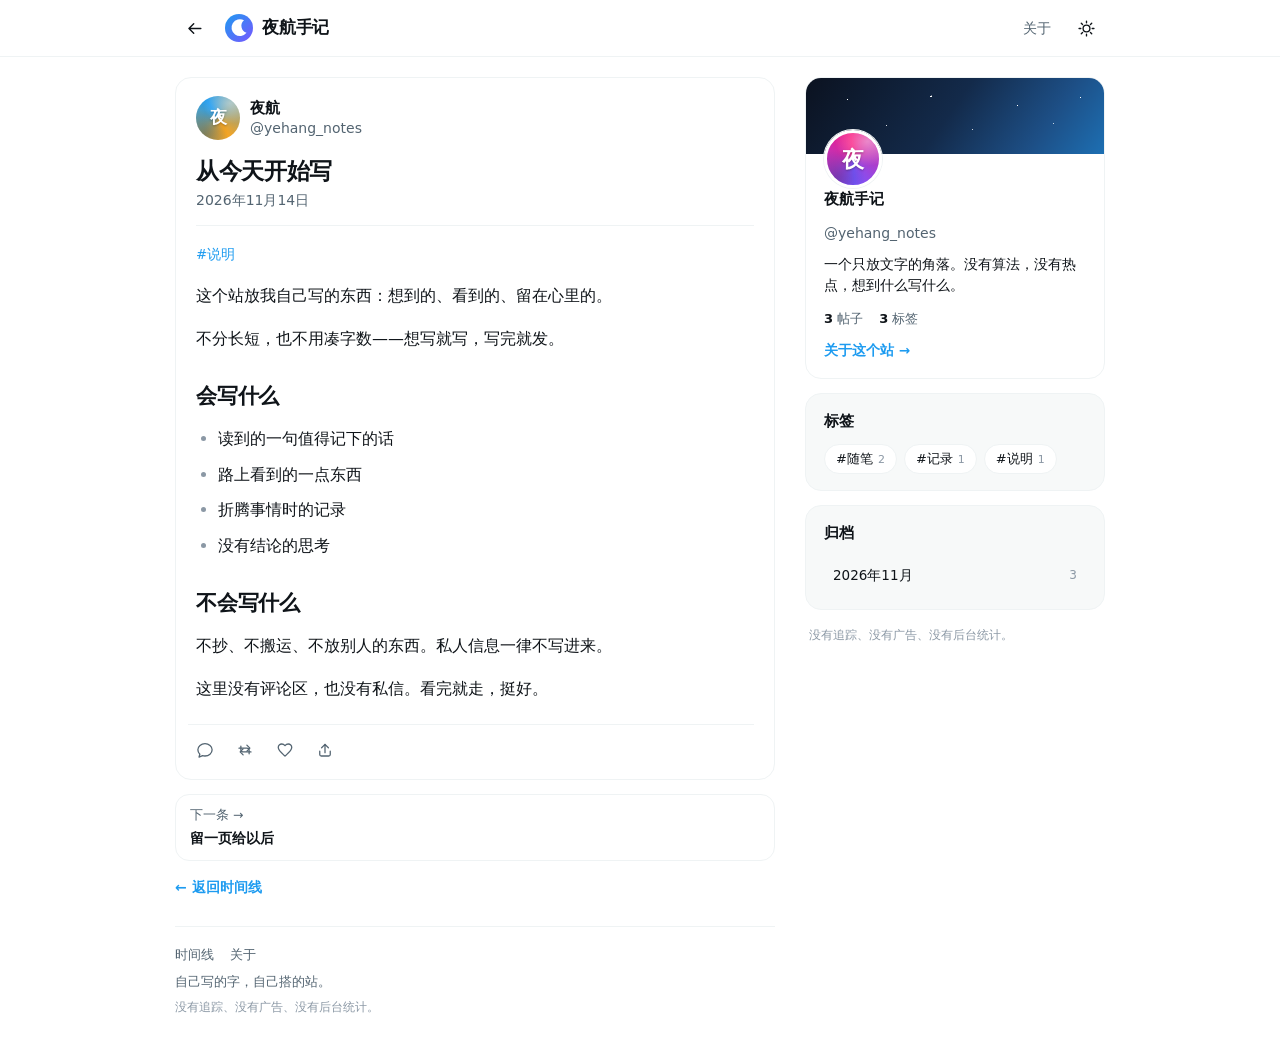
<file: post/hello.html>
<!doctype html>
<html lang="zh-CN" data-theme="light">
<head>
<meta charset="utf-8">
<meta name="viewport" content="width=device-width, initial-scale=1">
<title>从今天开始写 · 夜航手记</title>
<meta name="description" content="这个站是干嘛的：放我自己写的东西。">
<meta name="color-scheme" content="light dark">
<meta name="theme-color" content="#ffffff" id="themeColor">
<meta property="og:title" content="从今天开始写 · 夜航手记">
<meta property="og:description" content="这个站是干嘛的：放我自己写的东西。">
<meta property="og:type" content="website">
<link rel="icon" href="data:image/svg+xml,%3Csvg%20xmlns='http://www.w3.org/2000/svg'%20viewBox='0%200%2064%2064'%3E%3Crect%20width='64'%20height='64'%20rx='16'%20fill='%230f1419'/%3E%3Cpath%20d='M41%2010a22%2022%200%201%200%2013%2031A18%2018%200%200%201%2041%2010z'%20fill='%231d9bf0'/%3E%3C/svg%3E">
<link rel="stylesheet" href="../assets/style.css">
<script>(function(){try{var t=localStorage.getItem("theme");if(t==="dark"||(!t&&window.matchMedia&&window.matchMedia("(prefers-color-scheme: dark)").matches)){document.documentElement.setAttribute("data-theme","dark");var m=document.getElementById("themeColor");if(m)m.setAttribute("content","#000000");}}catch(e){}})();</script>
</head>
<body>
<header class="topbar">
  <div class="topbar-inner">
    <a class="icon-btn back-btn" href="../index.html" aria-label="返回时间线" title="返回时间线"><svg viewBox="0 0 24 24" aria-hidden="true"><path d="M20 12H5M11 6l-6 6 6 6" fill="none" stroke="currentColor" stroke-width="1.8" stroke-linecap="round" stroke-linejoin="round"/></svg></a>
    <a class="brand" href="../index.html" aria-label="夜航手记 时间线">
      <svg class="brand-mark" viewBox="0 0 32 32" aria-hidden="true"><defs><linearGradient id="bm" x1="0" y1="0" x2="1" y2="1"><stop offset="0" stop-color="#1d9bf0"/><stop offset="1" stop-color="#7856ff"/></linearGradient></defs><circle cx="16" cy="16" r="16" fill="url(#bm)"/><path d="M21.7 7.2a9.6 9.6 0 1 0 2.9 14.3A8.3 8.3 0 0 1 21.7 7.2z" fill="#fff"/></svg>
      <span class="brand-name">夜航手记</span>
    </a>
    <div class="topbar-spacer"></div>
    <div class="topbar-actions">
      <a class="ghost-link" href="../about.html">关于</a>
      <button class="icon-btn theme-btn" id="themeBtn" type="button" aria-label="切换深浅色" title="切换深浅色" aria-pressed="false">
        <svg class="ic-sun" viewBox="0 0 24 24" aria-hidden="true"><circle cx="12" cy="12" r="4.3" fill="none" stroke="currentColor" stroke-width="1.7"/><path d="M12 2.6v2.2M12 19.2v2.2M2.6 12h2.2M19.2 12h2.2M5.4 5.4l1.6 1.6M17 17l1.6 1.6M18.6 5.4 17 7M7 17l-1.6 1.6" fill="none" stroke="currentColor" stroke-width="1.7" stroke-linecap="round"/></svg>
        <svg class="ic-moon" viewBox="0 0 24 24" aria-hidden="true"><path d="M20.4 14.2A8.6 8.6 0 0 1 9.8 3.6a8.6 8.6 0 1 0 10.6 10.6z" fill="none" stroke="currentColor" stroke-width="1.7" stroke-linejoin="round"/></svg>
      </button>
    </div>
  </div>
</header>
<div class="page">
  <main class="thread" id="main">
    <article class="thread-card">
      <div class="tp-head">
        <div class="avatar" style="--av-a:#1d9bf0;--av-b:#f5a524;--av-r:329deg" aria-hidden="true"><span>夜</span></div>
        <div class="tp-id">
          <span class="tp-name">夜航</span>
          <span class="tp-handle">@yehang_notes</span>
        </div>
      </div>
      <h1 class="tp-title">从今天开始写</h1>
      <div class="tp-meta"><time datetime="2026-11-14">2026年11月14日</time></div>
      <div class="tp-tags"><a class="tag" href="../index.html?tag=%E8%AF%B4%E6%98%8E">#说明</a></div>
      <div class="body"><p>这个站放我自己写的东西：想到的、看到的、留在心里的。</p>
<p>不分长短，也不用凑字数——想写就写，写完就发。</p>
<h2>会写什么</h2>
<ul>
<li>读到的一句值得记下的话</li>
<li>路上看到的一点东西</li>
<li>折腾事情时的记录</li>
<li>没有结论的思考</li>
</ul>
<h2>不会写什么</h2>
<p>不抄、不搬运、不放别人的东西。私人信息一律不写进来。</p>
<p>这里没有评论区，也没有私信。看完就走，挺好。</p>
</div>
      <div class="tp-actions" role="group" aria-label="互动（仅展示）">
        <button class="act act-reply" type="button" aria-label="回复（仅展示）" title="回复（仅展示）"><svg viewBox="0 0 24 24" aria-hidden="true"><path d="M12 3.5c5.2 0 9.5 3.7 9.5 8.2 0 4.6-4.3 8.3-9.5 8.3-1.1 0-2.2-.1-3.2-.4L4 21.5l1.1-3.8C3.6 16.2 2.5 14.1 2.5 11.7c0-4.5 4.3-8.2 9.5-8.2z" fill="none" stroke="currentColor" stroke-width="1.7" stroke-linejoin="round"/></svg></button>
      <button class="act act-repost" type="button" aria-label="转发（仅展示）" title="转发（仅展示）"><svg viewBox="0 0 24 24" aria-hidden="true"><path d="M4 9.5h10.5a3 3 0 0 1 3 3V17" fill="none" stroke="currentColor" stroke-width="1.7" stroke-linecap="round" stroke-linejoin="round"/><path d="M14.5 5.5 18.5 9.5 14.5 13.5" fill="none" stroke="currentColor" stroke-width="1.7" stroke-linecap="round" stroke-linejoin="round"/><path d="M20 14.5H9.5a3 3 0 0 1-3-3V7" fill="none" stroke="currentColor" stroke-width="1.7" stroke-linecap="round" stroke-linejoin="round"/><path d="M9.5 18.5 5.5 14.5 9.5 10.5" fill="none" stroke="currentColor" stroke-width="1.7" stroke-linecap="round" stroke-linejoin="round"/></svg></button>
      <button class="act act-like" type="button" aria-label="喜欢（仅展示）" title="喜欢（仅展示）" aria-pressed="false"><svg viewBox="0 0 24 24" aria-hidden="true"><path d="M12 20.2 10.7 19C6.2 15 3 12.2 3 8.8 3 6.2 5.1 4 7.7 4c1.6 0 3.1.8 4.3 2.2C13.2 4.8 14.7 4 16.3 4 18.9 4 21 6.2 21 8.8c0 3.4-3.2 6.2-7.7 10.2L12 20.2z" fill="none" stroke="currentColor" stroke-width="1.7" stroke-linejoin="round"/></svg></button>
      <button class="act act-share" type="button" aria-label="复制链接" title="复制链接" data-href=""><svg viewBox="0 0 24 24" aria-hidden="true"><path d="M12 15.5V4.5" fill="none" stroke="currentColor" stroke-width="1.7" stroke-linecap="round"/><path d="M7.5 9 12 4.5 16.5 9" fill="none" stroke="currentColor" stroke-width="1.7" stroke-linecap="round" stroke-linejoin="round"/><path d="M5 13.5v4.5A2 2 0 0 0 7 20h10a2 2 0 0 0 2-2v-4.5" fill="none" stroke="currentColor" stroke-width="1.7" stroke-linecap="round"/></svg></button>
      </div>
    </article>
    <nav class="pager" aria-label="上一条 / 下一条"><a class="pager-link" href="../post/blank-page.html"><span>下一条 →</span><b>留一页给以后</b></a></nav>
    <a class="back-home" href="../index.html">← 返回时间线</a>
    <footer class="site-foot">
  <nav><a href="../index.html">时间线</a><a href="../about.html">关于</a></nav>
  <p>自己写的字，自己搭的站。</p>
  <p class="foot-fine">没有追踪、没有广告、没有后台统计。</p>
</footer>
  </main>
  <aside class="sidebar" aria-label="站点侧栏">
  <section class="side-card profile-card">
    <div class="profile-banner" aria-hidden="true"></div>
    <div class="profile-body">
      <div class="avatar avatar-xl" style="--av-a:#7856ff;--av-b:#f91880;--av-r:176deg" aria-hidden="true"><span>夜</span></div>
      <h2 class="p-name">夜航手记</h2>
      <div class="p-handle">@yehang_notes</div>
      <p class="p-bio">一个只放文字的角落。没有算法，没有热点，想到什么写什么。</p>
      <div class="p-stats"><span><b>3</b> 帖子</span><span><b>3</b> 标签</span></div>
      <a class="side-link" href="../about.html">关于这个站 →</a>
    </div>
  </section>
  <section class="side-card">
    <h2>标签</h2>
    <div class="tagcloud"><a class="tag-chip" href="../index.html?tag=%E9%9A%8F%E7%AC%94">#随笔<span class="n">2</span></a><a class="tag-chip" href="../index.html?tag=%E8%AE%B0%E5%BD%95">#记录<span class="n">1</span></a><a class="tag-chip" href="../index.html?tag=%E8%AF%B4%E6%98%8E">#说明<span class="n">1</span></a></div>
  </section>
  <section class="side-card">
    <h2>归档</h2>
    <ul class="archive"><li><a href="../index.html?month=2026-11"><span>2026年11月</span><span class="n">3</span></a></li></ul>
  </section>
  <p class="side-foot">没有追踪、没有广告、没有后台统计。</p>
</aside>
</div>
<div class="toast" id="toast" role="status" aria-live="polite"></div>
<script src="../assets/app.js" defer></script>
</body>
</html>
</file>
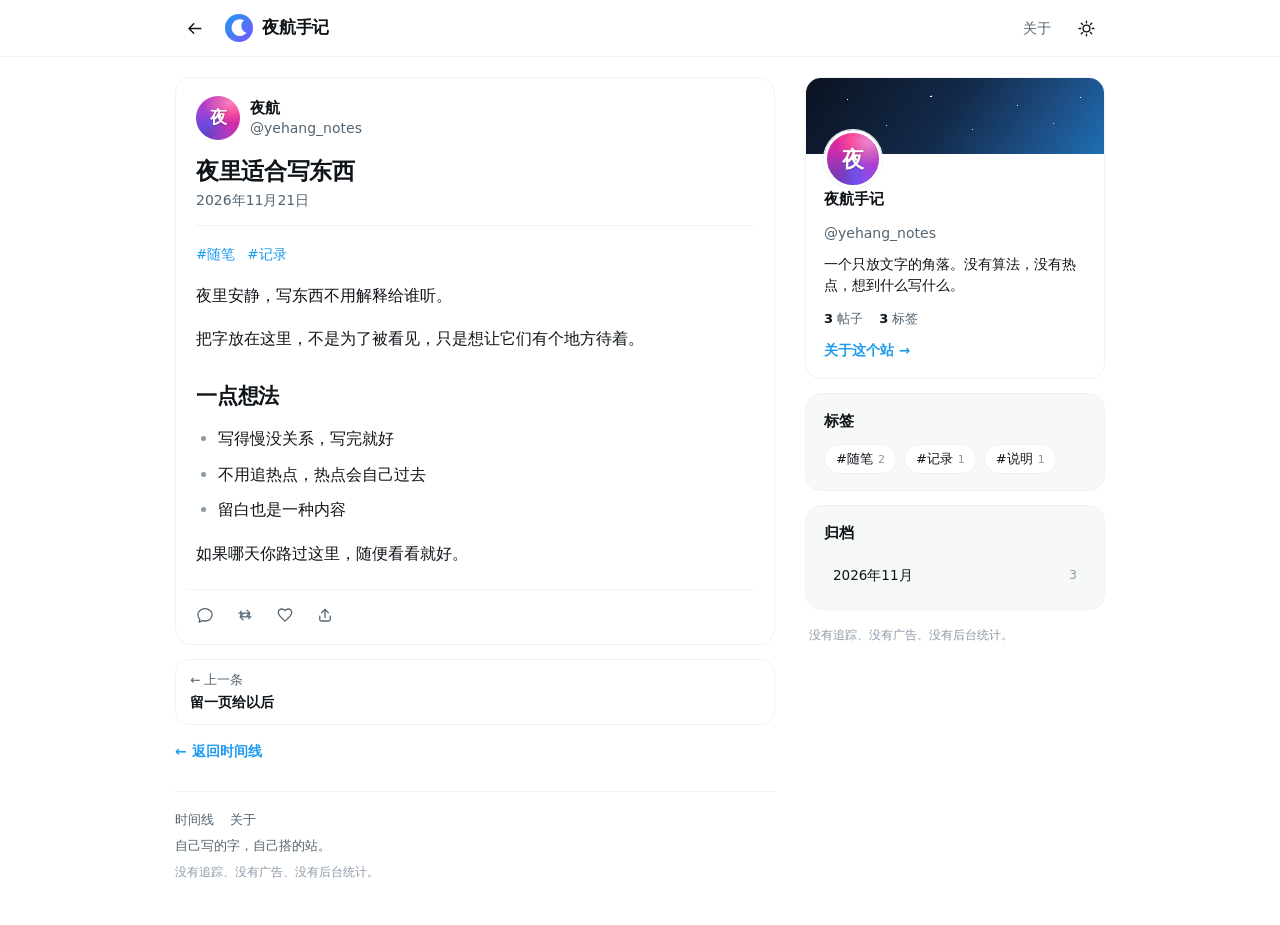
<file: post/night-notes.html>
<!doctype html>
<html lang="zh-CN" data-theme="light">
<head>
<meta charset="utf-8">
<meta name="viewport" content="width=device-width, initial-scale=1">
<title>夜里适合写东西 · 夜航手记</title>
<meta name="description" content="为什么把字留在这里，而不是发出去。">
<meta name="color-scheme" content="light dark">
<meta name="theme-color" content="#ffffff" id="themeColor">
<meta property="og:title" content="夜里适合写东西 · 夜航手记">
<meta property="og:description" content="为什么把字留在这里，而不是发出去。">
<meta property="og:type" content="website">
<link rel="icon" href="data:image/svg+xml,%3Csvg%20xmlns='http://www.w3.org/2000/svg'%20viewBox='0%200%2064%2064'%3E%3Crect%20width='64'%20height='64'%20rx='16'%20fill='%230f1419'/%3E%3Cpath%20d='M41%2010a22%2022%200%201%200%2013%2031A18%2018%200%200%201%2041%2010z'%20fill='%231d9bf0'/%3E%3C/svg%3E">
<link rel="stylesheet" href="../assets/style.css">
<script>(function(){try{var t=localStorage.getItem("theme");if(t==="dark"||(!t&&window.matchMedia&&window.matchMedia("(prefers-color-scheme: dark)").matches)){document.documentElement.setAttribute("data-theme","dark");var m=document.getElementById("themeColor");if(m)m.setAttribute("content","#000000");}}catch(e){}})();</script>
</head>
<body>
<header class="topbar">
  <div class="topbar-inner">
    <a class="icon-btn back-btn" href="../index.html" aria-label="返回时间线" title="返回时间线"><svg viewBox="0 0 24 24" aria-hidden="true"><path d="M20 12H5M11 6l-6 6 6 6" fill="none" stroke="currentColor" stroke-width="1.8" stroke-linecap="round" stroke-linejoin="round"/></svg></a>
    <a class="brand" href="../index.html" aria-label="夜航手记 时间线">
      <svg class="brand-mark" viewBox="0 0 32 32" aria-hidden="true"><defs><linearGradient id="bm" x1="0" y1="0" x2="1" y2="1"><stop offset="0" stop-color="#1d9bf0"/><stop offset="1" stop-color="#7856ff"/></linearGradient></defs><circle cx="16" cy="16" r="16" fill="url(#bm)"/><path d="M21.7 7.2a9.6 9.6 0 1 0 2.9 14.3A8.3 8.3 0 0 1 21.7 7.2z" fill="#fff"/></svg>
      <span class="brand-name">夜航手记</span>
    </a>
    <div class="topbar-spacer"></div>
    <div class="topbar-actions">
      <a class="ghost-link" href="../about.html">关于</a>
      <button class="icon-btn theme-btn" id="themeBtn" type="button" aria-label="切换深浅色" title="切换深浅色" aria-pressed="false">
        <svg class="ic-sun" viewBox="0 0 24 24" aria-hidden="true"><circle cx="12" cy="12" r="4.3" fill="none" stroke="currentColor" stroke-width="1.7"/><path d="M12 2.6v2.2M12 19.2v2.2M2.6 12h2.2M19.2 12h2.2M5.4 5.4l1.6 1.6M17 17l1.6 1.6M18.6 5.4 17 7M7 17l-1.6 1.6" fill="none" stroke="currentColor" stroke-width="1.7" stroke-linecap="round"/></svg>
        <svg class="ic-moon" viewBox="0 0 24 24" aria-hidden="true"><path d="M20.4 14.2A8.6 8.6 0 0 1 9.8 3.6a8.6 8.6 0 1 0 10.6 10.6z" fill="none" stroke="currentColor" stroke-width="1.7" stroke-linejoin="round"/></svg>
      </button>
    </div>
  </div>
</header>
<div class="page">
  <main class="thread" id="main">
    <article class="thread-card">
      <div class="tp-head">
        <div class="avatar" style="--av-a:#7856ff;--av-b:#f91880;--av-r:234deg" aria-hidden="true"><span>夜</span></div>
        <div class="tp-id">
          <span class="tp-name">夜航</span>
          <span class="tp-handle">@yehang_notes</span>
        </div>
      </div>
      <h1 class="tp-title">夜里适合写东西</h1>
      <div class="tp-meta"><time datetime="2026-11-21">2026年11月21日</time></div>
      <div class="tp-tags"><a class="tag" href="../index.html?tag=%E9%9A%8F%E7%AC%94">#随笔</a><a class="tag" href="../index.html?tag=%E8%AE%B0%E5%BD%95">#记录</a></div>
      <div class="body"><p>夜里安静，写东西不用解释给谁听。</p>
<p>把字放在这里，不是为了被看见，只是想让它们有个地方待着。</p>
<h2>一点想法</h2>
<ul>
<li>写得慢没关系，写完就好</li>
<li>不用追热点，热点会自己过去</li>
<li>留白也是一种内容</li>
</ul>
<p>如果哪天你路过这里，随便看看就好。</p>
</div>
      <div class="tp-actions" role="group" aria-label="互动（仅展示）">
        <button class="act act-reply" type="button" aria-label="回复（仅展示）" title="回复（仅展示）"><svg viewBox="0 0 24 24" aria-hidden="true"><path d="M12 3.5c5.2 0 9.5 3.7 9.5 8.2 0 4.6-4.3 8.3-9.5 8.3-1.1 0-2.2-.1-3.2-.4L4 21.5l1.1-3.8C3.6 16.2 2.5 14.1 2.5 11.7c0-4.5 4.3-8.2 9.5-8.2z" fill="none" stroke="currentColor" stroke-width="1.7" stroke-linejoin="round"/></svg></button>
      <button class="act act-repost" type="button" aria-label="转发（仅展示）" title="转发（仅展示）"><svg viewBox="0 0 24 24" aria-hidden="true"><path d="M4 9.5h10.5a3 3 0 0 1 3 3V17" fill="none" stroke="currentColor" stroke-width="1.7" stroke-linecap="round" stroke-linejoin="round"/><path d="M14.5 5.5 18.5 9.5 14.5 13.5" fill="none" stroke="currentColor" stroke-width="1.7" stroke-linecap="round" stroke-linejoin="round"/><path d="M20 14.5H9.5a3 3 0 0 1-3-3V7" fill="none" stroke="currentColor" stroke-width="1.7" stroke-linecap="round" stroke-linejoin="round"/><path d="M9.5 18.5 5.5 14.5 9.5 10.5" fill="none" stroke="currentColor" stroke-width="1.7" stroke-linecap="round" stroke-linejoin="round"/></svg></button>
      <button class="act act-like" type="button" aria-label="喜欢（仅展示）" title="喜欢（仅展示）" aria-pressed="false"><svg viewBox="0 0 24 24" aria-hidden="true"><path d="M12 20.2 10.7 19C6.2 15 3 12.2 3 8.8 3 6.2 5.1 4 7.7 4c1.6 0 3.1.8 4.3 2.2C13.2 4.8 14.7 4 16.3 4 18.9 4 21 6.2 21 8.8c0 3.4-3.2 6.2-7.7 10.2L12 20.2z" fill="none" stroke="currentColor" stroke-width="1.7" stroke-linejoin="round"/></svg></button>
      <button class="act act-share" type="button" aria-label="复制链接" title="复制链接" data-href=""><svg viewBox="0 0 24 24" aria-hidden="true"><path d="M12 15.5V4.5" fill="none" stroke="currentColor" stroke-width="1.7" stroke-linecap="round"/><path d="M7.5 9 12 4.5 16.5 9" fill="none" stroke="currentColor" stroke-width="1.7" stroke-linecap="round" stroke-linejoin="round"/><path d="M5 13.5v4.5A2 2 0 0 0 7 20h10a2 2 0 0 0 2-2v-4.5" fill="none" stroke="currentColor" stroke-width="1.7" stroke-linecap="round"/></svg></button>
      </div>
    </article>
    <nav class="pager" aria-label="上一条 / 下一条"><a class="pager-link" href="../post/blank-page.html"><span>← 上一条</span><b>留一页给以后</b></a></nav>
    <a class="back-home" href="../index.html">← 返回时间线</a>
    <footer class="site-foot">
  <nav><a href="../index.html">时间线</a><a href="../about.html">关于</a></nav>
  <p>自己写的字，自己搭的站。</p>
  <p class="foot-fine">没有追踪、没有广告、没有后台统计。</p>
</footer>
  </main>
  <aside class="sidebar" aria-label="站点侧栏">
  <section class="side-card profile-card">
    <div class="profile-banner" aria-hidden="true"></div>
    <div class="profile-body">
      <div class="avatar avatar-xl" style="--av-a:#7856ff;--av-b:#f91880;--av-r:176deg" aria-hidden="true"><span>夜</span></div>
      <h2 class="p-name">夜航手记</h2>
      <div class="p-handle">@yehang_notes</div>
      <p class="p-bio">一个只放文字的角落。没有算法，没有热点，想到什么写什么。</p>
      <div class="p-stats"><span><b>3</b> 帖子</span><span><b>3</b> 标签</span></div>
      <a class="side-link" href="../about.html">关于这个站 →</a>
    </div>
  </section>
  <section class="side-card">
    <h2>标签</h2>
    <div class="tagcloud"><a class="tag-chip" href="../index.html?tag=%E9%9A%8F%E7%AC%94">#随笔<span class="n">2</span></a><a class="tag-chip" href="../index.html?tag=%E8%AE%B0%E5%BD%95">#记录<span class="n">1</span></a><a class="tag-chip" href="../index.html?tag=%E8%AF%B4%E6%98%8E">#说明<span class="n">1</span></a></div>
  </section>
  <section class="side-card">
    <h2>归档</h2>
    <ul class="archive"><li><a href="../index.html?month=2026-11"><span>2026年11月</span><span class="n">3</span></a></li></ul>
  </section>
  <p class="side-foot">没有追踪、没有广告、没有后台统计。</p>
</aside>
</div>
<div class="toast" id="toast" role="status" aria-live="polite"></div>
<script src="../assets/app.js" defer></script>
</body>
</html>
</file>
<file: assets/style.css>
/* =========================================================
   夜航手记 · X 风格单列时间线
   ========================================================= */
:root{
  --font: -apple-system,BlinkMacSystemFont,"Segoe UI","PingFang SC","Hiragino Sans GB","Microsoft YaHei","Noto Sans SC",system-ui,sans-serif;
  --bg:#ffffff;
  --surface:#ffffff;
  --surface-2:#f7f9f9;
  --surface-3:#eff3f4;
  --line:#eff3f4;
  --line-strong:#cfd9de;
  --text:#0f1419;
  --muted:#536471;
  --faint:#8b98a5;
  --accent:#1d9bf0;
  --accent-soft:rgba(29,155,240,.10);
  --like:#f91880;
  --repost:#00ba7c;
  --header:rgba(255,255,255,.86);
  --radius:16px;
  --max:966px;
  color-scheme:light;
}
[data-theme="dark"]{
  --bg:#000000;
  --surface:#16181c;
  --surface-2:#1d1f23;
  --surface-3:#22262b;
  --line:#2f3336;
  --line-strong:#3d4247;
  --text:#e7e9ea;
  --muted:#8b98a5;
  --faint:#71767b;
  --accent:#1d9bf0;
  --accent-soft:rgba(29,155,240,.16);
  --header:rgba(0,0,0,.82);
  color-scheme:dark;
}
*{box-sizing:border-box}
html{-webkit-text-size-adjust:100%}
body{margin:0;background:var(--bg);color:var(--text);font-family:var(--font);font-size:15px;
  line-height:1.5;-webkit-font-smoothing:antialiased;-moz-osx-font-smoothing:grayscale;overflow-y:scroll}
a{color:var(--accent);text-decoration:none}
a:hover{text-decoration:underline}
button{font:inherit;color:inherit;background:none;border:0;padding:0;cursor:pointer}
img{max-width:100%}
::selection{background:rgba(29,155,240,.28)}
[hidden]{display:none !important}
.sr-only{position:absolute;width:1px;height:1px;padding:0;margin:-1px;overflow:hidden;
  clip:rect(0 0 0 0);white-space:nowrap;border:0}

/* ---------- 顶栏 ---------- */
.topbar{position:sticky;top:0;z-index:50;background:var(--header);
  -webkit-backdrop-filter:blur(14px) saturate(1.4);backdrop-filter:blur(14px) saturate(1.4);
  border-bottom:1px solid var(--line)}
.topbar-inner{max-width:var(--max);margin:0 auto;padding:0 18px;height:56px;
  display:flex;align-items:center;gap:12px}
.brand{display:inline-flex;align-items:center;gap:9px;color:var(--text);font-weight:800;
  font-size:17px;letter-spacing:-.01em;flex:none}
.brand:hover{text-decoration:none}
.brand-mark{width:28px;height:28px;flex:none}
.brand-name{white-space:nowrap}
.icon-btn{width:38px;height:38px;border-radius:999px;display:grid;place-items:center;
  color:var(--text);transition:background .15s,color .15s;flex:none}
.icon-btn:hover{background:var(--surface-2)}
.icon-btn svg{width:19px;height:19px}
.topbar-actions{display:flex;align-items:center;gap:4px;flex:none;margin-left:auto}
.ghost-link{font-size:14px;color:var(--muted);padding:8px 12px;border-radius:999px;
  transition:background .15s,color .15s;white-space:nowrap}
.ghost-link:hover{background:var(--surface-2);color:var(--text);text-decoration:none}
.topbar-spacer{flex:1}
.theme-btn .ic-moon{display:none}
[data-theme="dark"] .theme-btn .ic-moon{display:block}
[data-theme="dark"] .theme-btn .ic-sun{display:none}

/* 搜索框 */
.search{position:relative;display:flex;align-items:center;flex:1 1 200px;max-width:380px;margin:0 auto}
.search input{width:100%;height:38px;border:1px solid transparent;border-radius:999px;
  background:var(--surface-2);color:var(--text);padding:0 38px 0 40px;font:inherit;font-size:14px;
  outline:none;-webkit-appearance:none;appearance:none;
  transition:background .15s,border-color .15s,box-shadow .15s}
.search input::placeholder{color:var(--faint)}
.search input:focus{background:var(--bg);border-color:var(--accent);box-shadow:0 0 0 3px var(--accent-soft)}
.search-icon{position:absolute;left:14px;width:17px;height:17px;color:var(--faint);pointer-events:none}
.qclear{position:absolute;right:7px;width:26px;height:26px;border-radius:50%;
  display:grid;place-items:center;color:var(--bg);background:var(--accent)}
.qclear svg{width:14px;height:14px}

/* ---------- 页面骨架 ---------- */
.page{max-width:var(--max);margin:0 auto;padding:16px 18px 44px;display:grid;
  grid-template-columns:minmax(0,600px);justify-content:center;gap:26px}
@media(min-width:1200px){
  .page{grid-template-columns:minmax(0,600px) 300px;justify-content:space-between;padding-top:20px}
}
.timeline,.thread,.about{min-width:0}

/* ---------- 时间线 ---------- */
.timeline-head{display:flex;align-items:baseline;justify-content:space-between;gap:10px;
  padding:4px 4px 14px}
.timeline-head h1{font-size:22px;line-height:1.2;letter-spacing:-.02em;margin:0;font-weight:800}
.count{font-size:13px;color:var(--muted);white-space:nowrap}
.filter-bar{display:flex;align-items:center;justify-content:space-between;gap:10px;flex-wrap:wrap;
  font-size:13px;color:var(--muted);background:var(--accent-soft);
  border:1px solid rgba(29,155,240,.25);border-radius:12px;padding:9px 12px;margin:0 0 12px}
.filter-clear{font-size:13px;color:var(--accent);font-weight:600;flex:none}
.filter-clear:hover{text-decoration:underline}

.feed{display:flex;flex-direction:column;gap:10px}
.post-card{display:flex;gap:12px;padding:15px 16px;background:var(--surface);
  border:1px solid var(--line);border-radius:var(--radius);
  transition:background .15s,border-color .15s}
.post-card:hover{background:var(--surface-2);border-color:var(--line-strong)}
.avatar{width:44px;height:44px;flex:none;border-radius:50%;display:grid;place-items:center;
  color:#fff;font-weight:700;font-size:17px;position:relative;overflow:hidden;
  background:conic-gradient(from var(--av-r,140deg),var(--av-a,#1d9bf0),var(--av-b,#7856ff),var(--av-a,#1d9bf0))}
.avatar::before{content:"";position:absolute;inset:0;
  background:radial-gradient(120% 90% at 78% 16%,rgba(255,255,255,.45),transparent 52%),
             radial-gradient(90% 90% at 18% 88%,rgba(0,0,0,.22),transparent 62%)}
.avatar span{position:relative;z-index:1;text-shadow:0 1px 2px rgba(0,0,0,.28)}
.avatar-xl{width:58px;height:58px;font-size:22px;border:3px solid var(--surface);
  box-shadow:0 0 0 1px var(--line)}
.pc-main{flex:1;min-width:0}
.pc-head{display:flex;align-items:center;gap:4px;flex-wrap:wrap;font-size:15px;min-width:0}
.pc-name{color:var(--text);font-weight:700;max-width:100%;overflow:hidden;text-overflow:ellipsis;
  white-space:nowrap}
.pc-name:hover{text-decoration:underline}
.pc-handle,.pc-time{color:var(--muted);font-size:14px}
.pc-sep{color:var(--muted)}
.pc-link{display:block;color:var(--text)}
.pc-link:hover{text-decoration:none}
.pc-title{font-size:16px;line-height:1.4;letter-spacing:-.005em;margin:3px 0 2px;font-weight:700;
  word-break:break-word}
.pc-link:hover .pc-title{text-decoration:underline}
.pc-text{margin:0;font-size:15px;line-height:1.55;color:var(--text);word-break:break-word;
  display:-webkit-box;-webkit-line-clamp:4;-webkit-box-orient:vertical;overflow:hidden}
.pc-cover{margin-top:10px;border:1px solid var(--line);border-radius:14px;overflow:hidden;
  background:var(--surface-2)}
.pc-cover img{display:block;width:100%;max-height:320px;object-fit:cover}
.pc-tags{display:flex;flex-wrap:wrap;gap:0 12px;margin-top:7px}
.tag{font-size:13.5px;color:var(--accent);padding:2px 0;line-height:1.5}
.tag:hover{text-decoration:underline}

.pc-actions{display:flex;align-items:center;gap:2px;margin:8px 0 0 -8px}
.act{width:34px;height:34px;border-radius:50%;display:grid;place-items:center;color:var(--muted);
  transition:color .15s,background .15s}
.act svg{width:18px;height:18px}
.act:hover{color:var(--accent);background:var(--accent-soft)}
.act-repost:hover{color:var(--repost);background:rgba(0,186,124,.1)}
.act-like:hover{color:var(--like);background:rgba(249,24,128,.1)}
.act-like.liked{color:var(--like)}
.act-like.liked svg path{fill:currentColor}

.empty{display:flex;flex-direction:column;align-items:center;gap:10px;padding:52px 20px;
  color:var(--muted);font-size:14.5px;text-align:center;
  border:1px dashed var(--line-strong);border-radius:var(--radius);margin-top:10px}
.empty-ico{font-size:26px;color:var(--faint);line-height:1}
.feed-end{text-align:center;font-size:12.5px;color:var(--faint);letter-spacing:.08em;margin:22px 0 0}

/* ---------- 页脚 ---------- */
.site-foot{display:flex;flex-direction:column;gap:7px;margin-top:28px;padding-top:18px;
  border-top:1px solid var(--line);font-size:13px;color:var(--muted)}
.site-foot nav{display:flex;gap:16px;flex-wrap:wrap}
.site-foot a{color:var(--muted)}
.site-foot a:hover{color:var(--accent)}
.site-foot p{margin:0}
.foot-fine{font-size:12px;color:var(--faint)}

/* ---------- 侧栏 ---------- */
.sidebar{display:none;flex-direction:column;gap:14px;min-width:0}
@media(min-width:1200px){
  .sidebar{display:flex;position:sticky;top:74px;align-self:start}
}
.side-card{background:var(--surface-2);border:1px solid var(--line);border-radius:var(--radius);
  padding:16px 18px}
.side-card h2{font-size:15px;margin:0 0 12px;font-weight:700;letter-spacing:-.01em}
.profile-card{padding:0;overflow:hidden;background:var(--surface)}
.profile-banner{height:76px;background:
  radial-gradient(1.2px 1.2px at 14% 28%,#fff 45%,transparent 55%),
  radial-gradient(1px 1px at 27% 62%,rgba(255,255,255,.85) 45%,transparent 55%),
  radial-gradient(1.6px 1.6px at 42% 24%,#fff 45%,transparent 55%),
  radial-gradient(1px 1px at 56% 68%,rgba(255,255,255,.8) 45%,transparent 55%),
  radial-gradient(1.4px 1.4px at 71% 36%,#fff 45%,transparent 55%),
  radial-gradient(1px 1px at 83% 60%,rgba(255,255,255,.75) 45%,transparent 55%),
  radial-gradient(1.2px 1.2px at 92% 26%,#fff 45%,transparent 55%),
  linear-gradient(125deg,#0b1220 0%,#132a4a 48%,#1d4f86 78%,#1d9bf0 130%)}
.profile-body{padding:0 18px 16px;margin-top:-24px;position:relative}
.p-name{font-size:18px;margin:8px 0 0;font-weight:800;letter-spacing:-.01em}
.p-handle{font-size:14px;color:var(--muted);margin-top:1px}
.p-bio{font-size:13.5px;line-height:1.6;margin:10px 0 12px;color:var(--text)}
.p-stats{display:flex;gap:16px;font-size:13px;color:var(--muted)}
.p-stats b{color:var(--text);font-weight:700}
.side-link{display:inline-block;margin-top:12px;font-size:13.5px;color:var(--accent);font-weight:600}
.tagcloud{display:flex;flex-wrap:wrap;gap:7px}
.tag-chip{display:inline-flex;align-items:center;gap:5px;font-size:13px;color:var(--text);
  background:var(--surface);border:1px solid var(--line);border-radius:999px;padding:5px 11px;
  transition:.12s;line-height:1.4}
.tag-chip:hover{background:var(--accent-soft);border-color:rgba(29,155,240,.4);
  color:var(--accent);text-decoration:none}
.tag-chip .n{font-size:11px;color:var(--faint)}
.archive{list-style:none;margin:0;padding:0;display:flex;flex-direction:column;gap:1px}
.archive button,.archive a{display:flex;justify-content:space-between;align-items:center;gap:10px;
  width:100%;padding:8px 9px;border-radius:10px;font-size:13.5px;color:var(--text);
  text-align:left;transition:background .12s,color .12s}
.archive :hover{background:var(--surface);color:var(--accent);text-decoration:none}
.archive .n{font-size:12px;color:var(--faint)}
.side-note{font-size:13px;color:var(--muted);line-height:1.6}
.side-foot{font-size:12px;color:var(--faint);line-height:1.6;padding:2px 4px;margin:0}

/* ---------- 帖子页 ---------- */
.thread-card{background:var(--surface);border:1px solid var(--line);border-radius:var(--radius);
  padding:18px 20px 8px}
.tp-head{display:flex;align-items:center;gap:10px}
.tp-id{display:flex;flex-direction:column;line-height:1.3;min-width:0}
.tp-name{font-weight:700;font-size:15px}
.tp-handle{font-size:14px;color:var(--muted)}
.tp-title{font-size:23px;line-height:1.32;letter-spacing:-.015em;margin:16px 0 4px;
  font-weight:800;word-break:break-word}
.tp-meta{font-size:14px;color:var(--muted);padding-bottom:14px;border-bottom:1px solid var(--line);
  margin-bottom:16px}
.tp-tags{display:flex;flex-wrap:wrap;gap:0 12px;margin:0 0 14px}
.tp-actions{display:flex;gap:6px;border-top:1px solid var(--line);margin-top:20px;
  padding:8px 0 4px;margin-left:-8px}

/* ---------- 正文排版 ---------- */
.body{font-size:16px;line-height:1.85;word-break:break-word}
.body>*:first-child{margin-top:0}
.body p{margin:14px 0}
.body h2{font-size:21px;line-height:1.35;margin:28px 0 10px;font-weight:800;letter-spacing:-.01em}
.body h3{font-size:17.5px;margin:22px 0 8px;font-weight:700}
.body ul,.body ol{margin:14px 0;padding-left:1.35em}
.body li{margin:6px 0}
.body li::marker{color:var(--faint)}
.body a{color:var(--accent);text-decoration:underline;text-underline-offset:2px}
.body blockquote{margin:18px 0;padding:2px 0 2px 16px;border-left:3px solid var(--accent);
  color:var(--muted)}
.body blockquote p{margin:6px 0}
.body code{font-family:ui-monospace,SFMono-Regular,Menlo,Consolas,monospace;font-size:.9em;
  background:var(--surface-2);border:1px solid var(--line);border-radius:6px;padding:1px 5px}
.body pre{background:var(--surface-2);border:1px solid var(--line);border-radius:12px;
  padding:14px 16px;overflow:auto;line-height:1.6}
.body pre code{background:none;border:0;padding:0;font-size:13.5px}
.body img{border-radius:14px;border:1px solid var(--line);margin:18px 0;display:block}
.body table{border-collapse:collapse;width:100%;margin:18px 0;font-size:14.5px}
.body th,.body td{border:1px solid var(--line-strong);padding:8px 10px;text-align:left}
.body th{background:var(--surface-2)}
.body hr{border:0;border-top:1px solid var(--line);margin:26px 0}

/* ---------- 上一条 / 下一条 ---------- */
.pager{display:flex;gap:10px;margin-top:14px}
.pager-link{flex:1;min-width:0;display:flex;flex-direction:column;gap:3px;background:var(--surface);
  border:1px solid var(--line);border-radius:14px;padding:11px 14px;color:var(--muted);
  font-size:12.5px;transition:.15s}
.pager-link:hover{background:var(--surface-2);border-color:var(--line-strong);text-decoration:none}
.pager-link b{display:block;color:var(--text);font-size:14px;font-weight:600;overflow:hidden;
  text-overflow:ellipsis;white-space:nowrap}
.back-home{display:inline-block;margin-top:16px;font-size:14px;color:var(--accent);font-weight:600}

/* ---------- 关于页 ---------- */
.about-card{background:var(--surface);border:1px solid var(--line);border-radius:var(--radius);
  overflow:hidden}
.about-banner{height:150px;background:
  radial-gradient(1.4px 1.4px at 10% 30%,#fff 45%,transparent 55%),
  radial-gradient(1px 1px at 22% 66%,rgba(255,255,255,.8) 45%,transparent 55%),
  radial-gradient(2px 2px at 34% 22%,#fff 45%,transparent 55%),
  radial-gradient(1.2px 1.2px at 47% 58%,rgba(255,255,255,.85) 45%,transparent 55%),
  radial-gradient(1px 1px at 58% 34%,rgba(255,255,255,.75) 45%,transparent 55%),
  radial-gradient(1.6px 1.6px at 69% 70%,#fff 45%,transparent 55%),
  radial-gradient(1px 1px at 80% 30%,rgba(255,255,255,.8) 45%,transparent 55%),
  radial-gradient(1.4px 1.4px at 91% 56%,#fff 45%,transparent 55%),
  linear-gradient(118deg,#05080f 0%,#0e1c33 55%,#153a63 100%)}
.about-body{padding:0 22px 22px;margin-top:-30px;position:relative}
.about-name{font-size:24px;font-weight:800;letter-spacing:-.02em;margin:10px 0 0}
.about-handle{font-size:14.5px;color:var(--muted);margin-top:1px}
.about-bio{font-size:15px;line-height:1.65;margin:12px 0 14px;color:var(--text)}
.about-meta{display:flex;flex-wrap:wrap;gap:8px;margin-bottom:18px}
.about-meta span{font-size:12.5px;color:var(--muted);background:var(--surface-2);
  border:1px solid var(--line);border-radius:999px;padding:4px 10px}
.about-md{border-top:1px solid var(--line);padding-top:6px;margin-top:18px}

/* ---------- 轻提示 ---------- */
.toast{position:fixed;left:50%;bottom:26px;transform:translate(-50%,12px);
  background:#0f1419;color:#fff;padding:9px 16px;border-radius:999px;font-size:13.5px;
  opacity:0;pointer-events:none;transition:opacity .2s,transform .2s;z-index:99;
  box-shadow:0 4px 20px rgba(0,0,0,.22);max-width:86vw;text-align:center}
.toast.on{opacity:1;transform:translate(-50%,0)}
[data-theme="dark"] .toast{background:#e7e9ea;color:#0f1419}
[data-theme="dark"] .pc-cover img,[data-theme="dark"] .body img{opacity:.92}

/* ---------- 窄屏 ---------- */
@media(max-width:640px){
  .topbar-inner{height:auto;min-height:54px;flex-wrap:wrap;padding:8px 14px 10px;gap:8px 10px}
  .brand{flex:1}
  .topbar-actions{margin-left:0}
  .search{order:3;flex:1 1 100%;max-width:none;margin:0}
  .page{padding:6px 0 30px;gap:0}
  .timeline-head{padding:10px 16px 12px;border-bottom:1px solid var(--line)}
  .filter-bar{margin:10px 12px}
  .feed{gap:0}
  .post-card{border-radius:0;border-left:0;border-right:0;border-top:0;padding:14px 16px}
  .feed-end{margin:18px 0 0}
  .empty{margin:12px 14px 0}
  .site-foot{margin:26px 16px 0;padding-top:16px}
  .thread-card{border-radius:0;border-left:0;border-right:0;padding:14px 16px 4px}
  .tp-title{font-size:21px}
  .pager{margin:12px 12px 0}
  .back-home{margin:16px 16px 0}
  .about-card{border-radius:0;border-left:0;border-right:0}
  .about-body{padding:0 18px 20px}
}
@media(prefers-reduced-motion:reduce){
  *,*::before,*::after{transition-duration:.01ms !important;animation-duration:.01ms !important;
    scroll-behavior:auto !important}
}
</file>
